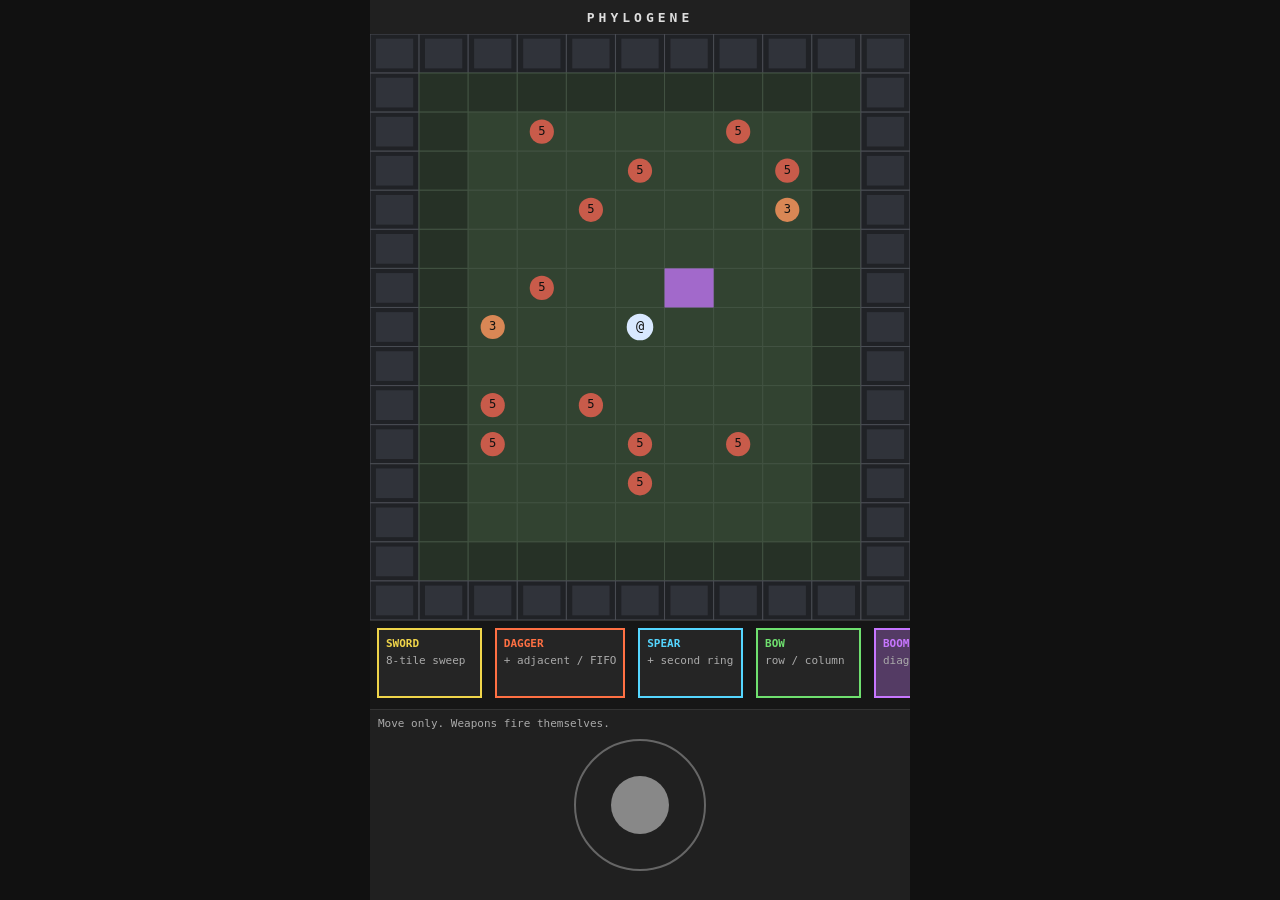
<file: index.html>
<!DOCTYPE html>
<html lang="en">
<head>
<meta charset="UTF-8">
<meta name="viewport"
      content="width=device-width,initial-scale=1,maximum-scale=1,user-scalable=no,viewport-fit=cover">

<title>Phylogene Combat Test</title>

<style>
* {
    box-sizing: border-box;
    touch-action: none;
    user-select: none;
}

html, body {
    width: 100%;
    height: 100%;
    margin: 0;
    overflow: hidden;
    background: #111;
    font-family: monospace;
}

body {
    display: flex;
    justify-content: center;
}

#app {
    width: min(100vw, 540px);
    height: 100dvh;
    display: grid;
    grid-template-rows:
        calc(34px + env(safe-area-inset-top))
        1fr
        90px
        190px;
    background: #181818;
}

#titlebar {
    padding-top: env(safe-area-inset-top);
    display: flex;
    align-items: center;
    justify-content: center;
    background: #202020;
    color: #ddd;
    font-weight: bold;
    letter-spacing: 4px;
}

#gameWrap {
    position: relative;
    min-height: 0;
    background: #000;
}

canvas {
    width: 100%;
    height: 100%;
    display: block;
    image-rendering: pixelated;
}

#weapons {
    padding: 7px;
    overflow-x: auto;
    white-space: nowrap;
    background: #161616;
    border-top: 1px solid #333;
    border-bottom: 1px solid #333;
}

.weapon {
    display: inline-block;
    vertical-align: top;
    min-width: 105px;
    height: 70px;
    margin-right: 5px;
    padding: 7px;
    background: #252525;
    border: 2px solid var(--weapon-color);
    color: #aaa;
    font-size: 11px;
}

.weapon strong {
    display: block;
    color: var(--weapon-color);
    margin-bottom: 4px;
}

.weapon.fire {
    background: color-mix(
        in srgb,
        var(--weapon-color) 30%,
        #222
    );
}

#controls {
    position: relative;
    background: #202020;
}

#stickBase {
    position: absolute;
    width: 132px;
    height: 132px;
    border: 2px solid #666;
    border-radius: 50%;
    left: 50%;
    top: 50%;
    transform: translate(-50%, -50%);
}

#stick {
    position: absolute;
    width: 58px;
    height: 58px;
    border-radius: 50%;
    background: #888;
    left: 50%;
    top: 50%;
    transform: translate(-50%, -50%);
}

#status {
    position: absolute;
    left: 8px;
    top: 7px;
    color: #aaa;
    font-size: 11px;
}
</style>
</head>

<body>

<div id="app">

    <div id="titlebar">PHYLOGENE</div>

    <div id="gameWrap">
        <canvas id="game"></canvas>
    </div>

    <div id="weapons">

        <div class="weapon" id="wSword"
             style="--weapon-color:#f0d54a">
            <strong>SWORD</strong>
            8-tile sweep
        </div>

        <div class="weapon" id="wDagger"
             style="--weapon-color:#ff7043">
            <strong>DAGGER</strong>
            + adjacent / FIFO
        </div>

        <div class="weapon" id="wSpear"
             style="--weapon-color:#55d6ff">
            <strong>SPEAR</strong>
            + second ring
        </div>

        <div class="weapon" id="wBow"
             style="--weapon-color:#6fe06f">
            <strong>BOW</strong>
            row / column
        </div>

        <div class="weapon" id="wBoom"
             style="--weapon-color:#c776ff">
            <strong>BOOMERANG</strong>
            diagonal
        </div>

    </div>

    <div id="controls">
        <div id="status">
            Move only. Weapons fire themselves.
        </div>

        <div id="stickBase">
            <div id="stick"></div>
        </div>
    </div>

</div>

<script>
const canvas = document.getElementById("game");
const ctx = canvas.getContext("2d");

const COLS = 11;
const ROWS = 15;

let tileW = 0;
let tileH = 0;

const weaponColors = {
    sword: "#f0d54a",
    dagger: "#ff7043",
    spear: "#55d6ff",
    bow: "#6fe06f",
    boom: "#c776ff"
};

const weaponElements = {
    sword: document.getElementById("wSword"),
    dagger: document.getElementById("wDagger"),
    spear: document.getElementById("wSpear"),
    bow: document.getElementById("wBow"),
    boom: document.getElementById("wBoom")
};

function resize() {
    const r = canvas.getBoundingClientRect();

    canvas.width =
        Math.floor(r.width * devicePixelRatio);

    canvas.height =
        Math.floor(r.height * devicePixelRatio);

    ctx.setTransform(
        devicePixelRatio,
        0,
        0,
        devicePixelRatio,
        0,
        0
    );

    tileW = r.width / COLS;
    tileH = r.height / ROWS;
}

window.addEventListener("resize", resize);

function isWall(x, y) {
    return (
        x === 0 ||
        y === 0 ||
        x === COLS - 1 ||
        y === ROWS - 1
    );
}

function isSafeTile(x, y) {
    return (
        !isWall(x, y) &&
        (
            x === 1 ||
            y === 1 ||
            x === COLS - 2 ||
            y === ROWS - 2
        )
    );
}

const player = {
    x: 5,
    y: 7,
    moveCooldown: 0
};

let enemies = [];
let enemyId = 0;

function enemyAt(x, y) {
    return enemies.find(
        e => e.x === x && e.y === y
    );
}

function spawnEnemy() {
    for (let tries = 0; tries < 100; tries++) {
        const x =
            2 + Math.floor(
                Math.random() * (COLS - 4)
            );

        const y =
            2 + Math.floor(
                Math.random() * (ROWS - 4)
            );

        if (
            Math.abs(x - player.x) < 3 &&
            Math.abs(y - player.y) < 3
        ) continue;

        if (enemyAt(x, y))
            continue;

        enemies.push({
            id: enemyId++,
            x,
            y,
            hp: 5,
            enteredDaggerAt: Infinity
        });

        return;
    }
}

for (let i = 0; i < 14; i++) {
    spawnEnemy();
}

function damage(enemy, amount = 1) {
    if (!enemy) return;
    enemy.hp -= amount;
}

function removeDead() {
    enemies = enemies.filter(
        e => e.hp > 0
    );

    while (enemies.length < 14) {
        spawnEnemy();
    }
}

const cooldowns = {
    sword: 0,
    dagger: 0,
    spear: 0,
    bow: 0,
    boom: 0
};

const weaponDelay = {
    sword: 700,
    dagger: 350,
    spear: 700,
    bow: 900,
    boom: 1100
};

function flashWeapon(type) {
    const el = weaponElements[type];

    el.classList.add("fire");

    setTimeout(() => {
        el.classList.remove("fire");
    }, 120);
}

const attackAnimations = [];

function addAttackAnimation({
    type,
    tiles,
    stepMs,
    trail = 0,
    onStep = null,
    onFinish = null
}) {
    attackAnimations.push({
        type,
        tiles,
        stepMs,
        trail,
        start: performance.now(),
        lastStep: -1,
        onStep,
        onFinish,
        finished: false
    });

    flashWeapon(type);
}

function updateAttackAnimations(now) {
    for (
        let i = attackAnimations.length - 1;
        i >= 0;
        i--
    ) {
        const a = attackAnimations[i];

        const elapsed =
            now - a.start;

        const step =
            Math.floor(elapsed / a.stepMs);

        while (
            a.lastStep < step &&
            a.lastStep + 1 < a.tiles.length
        ) {
            a.lastStep++;

            const tile =
                a.tiles[a.lastStep];

            if (a.onStep) {
                a.onStep(
                    tile,
                    a.lastStep
                );
            }
        }

        if (
            step >= a.tiles.length &&
            !a.finished
        ) {
            a.finished = true;

            if (a.onFinish)
                a.onFinish();

            attackAnimations.splice(
                i,
                1
            );
        }
    }
}

function drawAttackAnimations(now) {
    for (const a of attackAnimations) {
        const elapsed =
            now - a.start;

        const position =
            elapsed / a.stepMs;

        const currentStep =
            Math.floor(position);

        for (
            let t = 0;
            t <= a.trail;
            t++
        ) {
            const index =
                currentStep - t;

            if (
                index < 0 ||
                index >= a.tiles.length
            ) continue;

            const tile =
                a.tiles[index];

            if (isWall(tile.x, tile.y))
                continue;

            const fade =
                1 - t / (a.trail + 1);

            ctx.save();

            ctx.globalAlpha =
                0.75 * fade;

            ctx.fillStyle =
                weaponColors[a.type];

            ctx.fillRect(
                tile.x * tileW,
                tile.y * tileH,
                tileW,
                tileH
            );

            ctx.restore();
        }
    }
}

function updateDaggerQueue(now) {
    for (const e of enemies) {
        const dx =
            Math.abs(
                e.x - player.x
            );

        const dy =
            Math.abs(
                e.y - player.y
            );

        const valid =
            (dx === 1 && dy === 0) ||
            (dx === 0 && dy === 1);

        if (valid) {
            if (
                e.enteredDaggerAt ===
                Infinity
            ) {
                e.enteredDaggerAt = now;
            }
        } else {
            e.enteredDaggerAt =
                Infinity;
        }
    }
}

const swordRing = [
    { dx: 0,  dy: -1 },
    { dx: 1,  dy: -1 },
    { dx: 1,  dy: 0  },
    { dx: 1,  dy: 1  },
    { dx: 0,  dy: 1  },
    { dx: -1, dy: 1  },
    { dx: -1, dy: 0  },
    { dx: -1, dy: -1 }
];

function swordAttack(now) {
    if (now < cooldowns.sword)
        return;

    const adjacent =
        enemies.filter(e =>
            Math.abs(
                e.x - player.x
            ) <= 1 &&
            Math.abs(
                e.y - player.y
            ) <= 1 &&
            !(
                e.x === player.x &&
                e.y === player.y
            )
        );

    if (!adjacent.length)
        return;

    let strongest =
        adjacent[0];

    for (const e of adjacent) {
        if (e.hp > strongest.hp) {
            strongest = e;
        }
    }

    const startIndex =
        swordRing.findIndex(p =>
            player.x + p.dx ===
                strongest.x &&
            player.y + p.dy ===
                strongest.y
        );

    const path = [];

    for (let i = 0; i < 8; i++) {
        const p =
            swordRing[
                (startIndex + i) % 8
            ];

        const x = player.x + p.dx;
        const y = player.y + p.dy;

        if (!isWall(x, y)) {
            path.push({ x, y });
        }
    }

    addAttackAnimation({
        type: "sword",
        tiles: path,
        stepMs: 55,
        trail: 2,

        onStep(tile) {
            const target =
                enemyAt(
                    tile.x,
                    tile.y
                );

            if (target) {
                damage(target, 1);
            }
        }
    });

    cooldowns.sword =
        now + weaponDelay.sword;
}

function daggerAttack(now) {
    if (now < cooldowns.dagger)
        return;

    const targets =
        enemies
            .filter(e => {
                const dx =
                    Math.abs(
                        e.x - player.x
                    );

                const dy =
                    Math.abs(
                        e.y - player.y
                    );

                return (
                    (dx === 1 &&
                     dy === 0) ||
                    (dx === 0 &&
                     dy === 1)
                );
            })
            .sort(
                (a, b) =>
                    a.enteredDaggerAt -
                    b.enteredDaggerAt
            );

    if (!targets.length)
        return;

    const target =
        targets[0];

    addAttackAnimation({
        type: "dagger",

        tiles: [
            {
                x: target.x,
                y: target.y
            }
        ],

        stepMs: 90,

        onStep() {
            damage(target, 1);
        }
    });

    cooldowns.dagger =
        now + weaponDelay.dagger;
}

function spearAttack(now) {
    if (now < cooldowns.spear)
        return;

    const dirs = [
        [1, 0],
        [-1, 0],
        [0, 1],
        [0, -1]
    ];

    for (const [dx, dy] of dirs) {
        const middleX =
            player.x + dx;

        const middleY =
            player.y + dy;

        const targetX =
            player.x + dx * 2;

        const targetY =
            player.y + dy * 2;

        if (
            isWall(middleX, middleY) ||
            isWall(targetX, targetY)
        ) {
            continue;
        }

        if (
            enemyAt(
                middleX,
                middleY
            )
        ) {
            continue;
        }

        const target =
            enemyAt(
                targetX,
                targetY
            );

        if (!target)
            continue;

        addAttackAnimation({
            type: "spear",

            tiles: [
                {
                    x: middleX,
                    y: middleY
                },
                {
                    x: targetX,
                    y: targetY
                }
            ],

            stepMs: 70,
            trail: 1,

            onStep(tile, index) {
                if (index === 1) {
                    damage(target, 2);
                }
            }
        });

        cooldowns.spear =
            now + weaponDelay.spear;

        return;
    }
}

function bowAttack(now) {
    if (now < cooldowns.bow)
        return;

    const dirs = [
        [1, 0],
        [-1, 0],
        [0, 1],
        [0, -1]
    ];

    for (const [dx, dy] of dirs) {
        let x =
            player.x + dx;

        let y =
            player.y + dy;

        const path = [];

        while (
            x >= 0 &&
            y >= 0 &&
            x < COLS &&
            y < ROWS
        ) {
            if (isWall(x, y))
                break;

            path.push({ x, y });

            const target =
                enemyAt(x, y);

            if (target) {
                addAttackAnimation({
                    type: "bow",
                    tiles: path,
                    stepMs: 55,

                    onStep(
                        tile,
                        index
                    ) {
                        if (
                            index ===
                            path.length - 1
                        ) {
                            damage(
                                target,
                                1
                            );
                        }
                    }
                });

                cooldowns.bow =
                    now +
                    weaponDelay.bow;

                return;
            }

            x += dx;
            y += dy;
        }
    }
}

function boomerangAttack(now) {
    if (now < cooldowns.boom)
        return;

    const dirs = [
        [1, 1],
        [1, -1],
        [-1, 1],
        [-1, -1]
    ];

    for (const [dx, dy] of dirs) {
        let x =
            player.x + dx;

        let y =
            player.y + dy;

        const outward = [];

        while (
            x >= 0 &&
            y >= 0 &&
            x < COLS &&
            y < ROWS
        ) {
            if (isWall(x, y))
                break;

            outward.push({ x, y });

            const target =
                enemyAt(x, y);

            if (target) {
                const returnPath =
                    outward
                        .slice(0, -1)
                        .reverse();

                const fullPath = [
                    ...outward,
                    ...returnPath
                ];

                addAttackAnimation({
                    type: "boom",
                    tiles: fullPath,
                    stepMs: 70,
                    trail: 1,

                    onStep(
                        tile,
                        index
                    ) {
                        if (
                            index ===
                            outward.length - 1
                        ) {
                            damage(
                                target,
                                2
                            );
                        }
                    }
                });

                cooldowns.boom =
                    now +
                    weaponDelay.boom;

                return;
            }

            x += dx;
            y += dy;
        }
    }
}

function combat(now) {
    updateDaggerQueue(now);

    swordAttack(now);
    daggerAttack(now);
    spearAttack(now);
    bowAttack(now);
    boomerangAttack(now);

    removeDead();
}

function movePlayer(dx, dy) {
    const nx =
        player.x + dx;

    const ny =
        player.y + dy;

    if (
        nx < 0 ||
        ny < 0 ||
        nx >= COLS ||
        ny >= ROWS
    ) return;

    if (isWall(nx, ny))
        return;

    if (enemyAt(nx, ny))
        return;

    player.x = nx;
    player.y = ny;
}

const keys = {};

window.addEventListener(
    "keydown",
    e => {
        keys[
            e.key.toLowerCase()
        ] = true;
    }
);

window.addEventListener(
    "keyup",
    e => {
        keys[
            e.key.toLowerCase()
        ] = false;
    }
);

function keyboardMovement(now) {
    if (
        now <
        player.moveCooldown
    ) return;

    let dx = 0;
    let dy = 0;

    if (
        keys["arrowleft"] ||
        keys["a"]
    ) dx = -1;

    if (
        keys["arrowright"] ||
        keys["d"]
    ) dx = 1;

    if (
        keys["arrowup"] ||
        keys["w"]
    ) dy = -1;

    if (
        keys["arrowdown"] ||
        keys["s"]
    ) dy = 1;

    if (dx || dy) {
        movePlayer(dx, dy);

        player.moveCooldown =
            now + 110;
    }
}

const stickBase =
    document.getElementById(
        "stickBase"
    );

const stick =
    document.getElementById(
        "stick"
    );

let stickPointer = null;
let stickDX = 0;
let stickDY = 0;

stickBase.addEventListener(
    "pointerdown",
    e => {
        stickPointer =
            e.pointerId;

        stickBase
            .setPointerCapture(
                e.pointerId
            );

        updateStick(e);
    }
);

stickBase.addEventListener(
    "pointermove",
    e => {
        if (
            e.pointerId !==
            stickPointer
        ) return;

        updateStick(e);
    }
);

stickBase.addEventListener(
    "pointerup",
    e => {
        if (
            e.pointerId !==
            stickPointer
        ) return;

        stickPointer = null;

        stickDX = 0;
        stickDY = 0;

        stick.style.transform =
            "translate(-50%, -50%)";
    }
);

function updateStick(e) {
    const r =
        stickBase
            .getBoundingClientRect();

    let dx =
        e.clientX -
        (
            r.left +
            r.width / 2
        );

    let dy =
        e.clientY -
        (
            r.top +
            r.height / 2
        );

    const max = 42;

    const len =
        Math.hypot(dx, dy);

    if (len > max) {
        dx =
            dx / len * max;

        dy =
            dy / len * max;
    }

    stickDX =
        dx / max;

    stickDY =
        dy / max;

    stick.style.transform =
        `translate(
            calc(-50% + ${dx}px),
            calc(-50% + ${dy}px)
        )`;
}

function touchMovement(now) {
    if (
        now <
        player.moveCooldown
    ) return;

    if (
        Math.abs(stickDX) < .3 &&
        Math.abs(stickDY) < .3
    ) return;

    let dx = 0;
    let dy = 0;

    if (
        Math.abs(stickDX) >
        Math.abs(stickDY)
    ) {
        dx =
            Math.sign(stickDX);
    } else {
        dy =
            Math.sign(stickDY);
    }

    movePlayer(dx, dy);

    player.moveCooldown =
        now + 110;
}

function updateEnemies(now) {
    if (!updateEnemies.last) {
        updateEnemies.last = now;
    }

    if (
        now -
        updateEnemies.last <
        700
    ) {
        return;
    }

    updateEnemies.last = now;

    for (const e of enemies) {
        if (
            Math.random() > .55
        ) continue;

        let dx =
            Math.sign(
                player.x - e.x
            );

        let dy =
            Math.sign(
                player.y - e.y
            );

        if (
            Math.random() < .5
        ) {
            dy = 0;
        } else {
            dx = 0;
        }

        const nx =
            e.x + dx;

        const ny =
            e.y + dy;

        if (
            nx <= 1 ||
            ny <= 1 ||
            nx >= COLS - 2 ||
            ny >= ROWS - 2
        ) continue;

        if (
            nx === player.x &&
            ny === player.y
        ) continue;

        if (!enemyAt(nx, ny)) {
            e.x = nx;
            e.y = ny;
        }
    }
}

function draw(now) {
    const w =
        canvas.clientWidth;

    const h =
        canvas.clientHeight;

    ctx.clearRect(
        0,
        0,
        w,
        h
    );

    for (
        let y = 0;
        y < ROWS;
        y++
    ) {
        for (
            let x = 0;
            x < COLS;
            x++
        ) {
            const wall =
                isWall(x, y);

            const safe =
                isSafeTile(x, y);

            ctx.fillStyle =
                wall
                ? "#202226"
                : safe
                ? "#263126"
                : "#324331";

            ctx.fillRect(
                x * tileW,
                y * tileH,
                tileW,
                tileH
            );

            ctx.strokeStyle =
                wall
                ? "#4a4d54"
                : "#425342";

            ctx.strokeRect(
                x * tileW,
                y * tileH,
                tileW,
                tileH
            );

            if (wall) {
                ctx.fillStyle = "#30333a";
                ctx.fillRect(
                    x * tileW + tileW * 0.12,
                    y * tileH + tileH * 0.12,
                    tileW * 0.76,
                    tileH * 0.76
                );
            }
        }
    }

    drawAttackAnimations(now);

    for (const e of enemies) {
        const cx =
            e.x * tileW +
            tileW / 2;

        const cy =
            e.y * tileH +
            tileH / 2;

        const r =
            Math.min(
                tileW,
                tileH
            ) * .31;

        ctx.fillStyle =
            e.hp >= 4
                ? "#c85b4a"
                : e.hp >= 2
                ? "#d98755"
                : "#e1b56d";

        ctx.beginPath();

        ctx.arc(
            cx,
            cy,
            r,
            0,
            Math.PI * 2
        );

        ctx.fill();

        ctx.fillStyle =
            "#111";

        ctx.font =
            `${r}px monospace`;

        ctx.textAlign =
            "center";

        ctx.textBaseline =
            "middle";

        ctx.fillText(
            e.hp,
            cx,
            cy
        );
    }

    const px =
        player.x * tileW +
        tileW / 2;

    const py =
        player.y * tileH +
        tileH / 2;

    ctx.fillStyle =
        "#d8e8ff";

    ctx.beginPath();

    ctx.arc(
        px,
        py,
        Math.min(
            tileW,
            tileH
        ) * .34,
        0,
        Math.PI * 2
    );

    ctx.fill();

    ctx.fillStyle =
        "#111";

    ctx.font =
        `${
            Math.min(
                tileW,
                tileH
            ) * .35
        }px monospace`;

    ctx.textAlign =
        "center";

    ctx.textBaseline =
        "middle";

    ctx.fillText(
        "@",
        px,
        py
    );
}

function frame(now) {
    keyboardMovement(now);
    touchMovement(now);

    updateEnemies(now);

    combat(now);

    updateAttackAnimations(now);

    draw(now);

    requestAnimationFrame(frame);
}

resize();
requestAnimationFrame(frame);
</script>

</body>
</html>
</file>
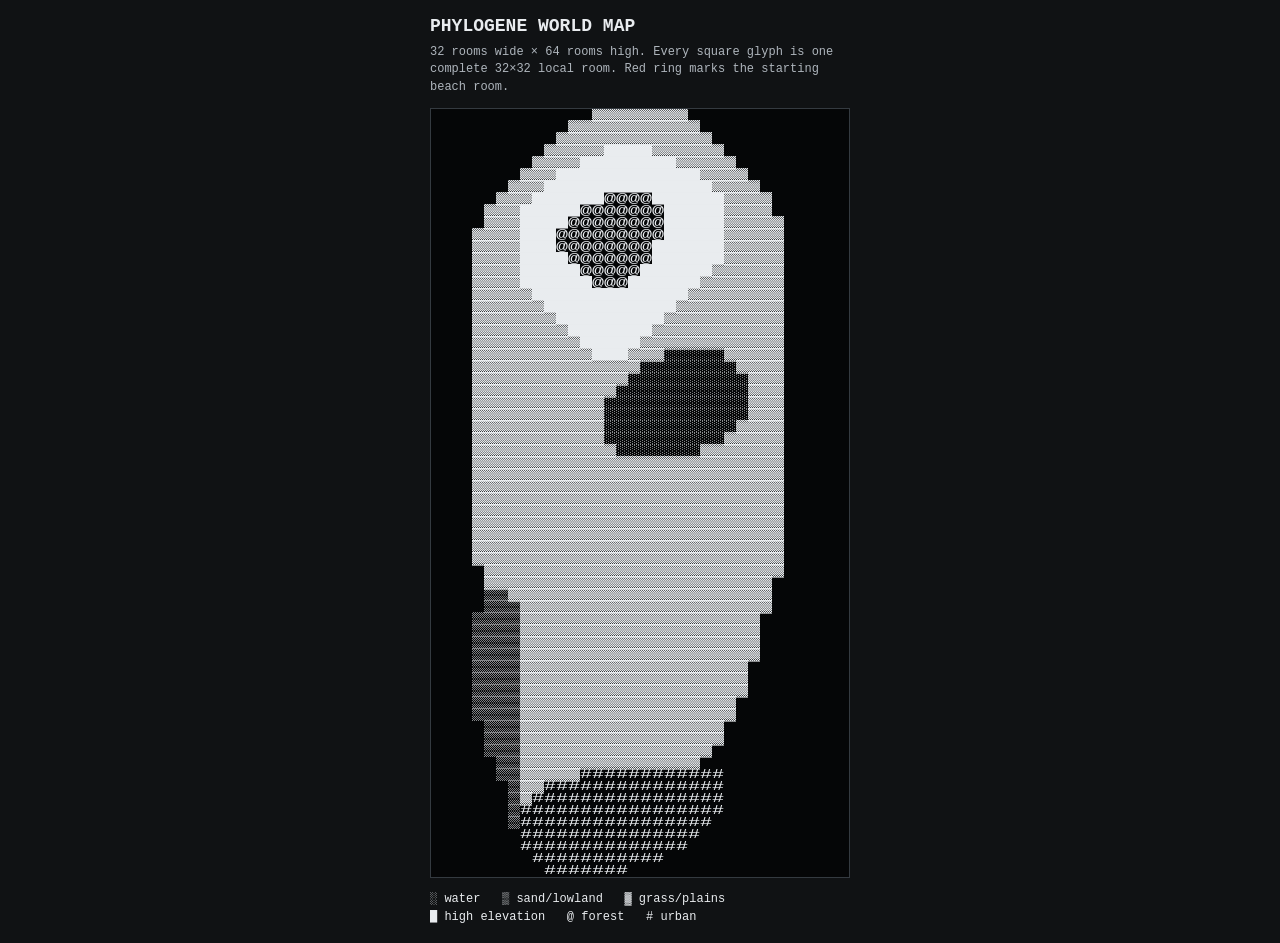
<file: worldmap-preview.html>
<!DOCTYPE html>
<html lang="en">
<head>
<meta charset="UTF-8">
<meta name="viewport" content="width=device-width,initial-scale=1,maximum-scale=1,user-scalable=no,viewport-fit=cover">
<title>Phylogene World Map Preview</title>
<style>
* { box-sizing: border-box; }
html, body {
    margin: 0;
    min-height: 100%;
    background: #101214;
    color: #e9ecef;
    font-family: monospace;
}
body {
    display: flex;
    justify-content: center;
    padding: 16px;
}
main {
    width: min(100%, 420px);
}
h1 {
    margin: 0 0 8px;
    font-size: 18px;
}
p {
    margin: 0 0 12px;
    color: #aeb5bc;
    font-size: 12px;
    line-height: 1.45;
}
#mapWrap {
    width: 100%;
    overflow: auto;
    border: 1px solid #343a40;
    background: #050607;
}
#worldMap {
    display: block;
    margin: 0 auto;
    image-rendering: pixelated;
}
#legend {
    margin-top: 12px;
    white-space: pre-wrap;
    font-size: 12px;
    line-height: 1.5;
}
</style>
</head>
<body>
<main>
    <h1>PHYLOGENE WORLD MAP</h1>
    <p>32 rooms wide × 64 rooms high. Every square glyph is one complete 32×32 local room. Red ring marks the starting beach room.</p>
    <div id="mapWrap">
        <canvas id="worldMap" aria-label="Phylogene world map preview"></canvas>
    </div>
    <div id="legend">░ water   ▒ sand/lowland   ▓ grass/plains
█ high elevation   @ forest   # urban</div>
</main>
<script src="js/worldmap.js"></script>
<script>
const canvas = document.getElementById("worldMap");
const wrap = document.getElementById("mapWrap");

function render() {
    const available = Math.max(192, Math.min(384, wrap.clientWidth));
    const cellSize = Math.max(6, Math.floor(available / WORLD_MAP_WIDTH));
    drawWorldMap(canvas, { cellSize });
}

window.addEventListener("resize", render);
render();
</script>
</body>
</html>
</file>
